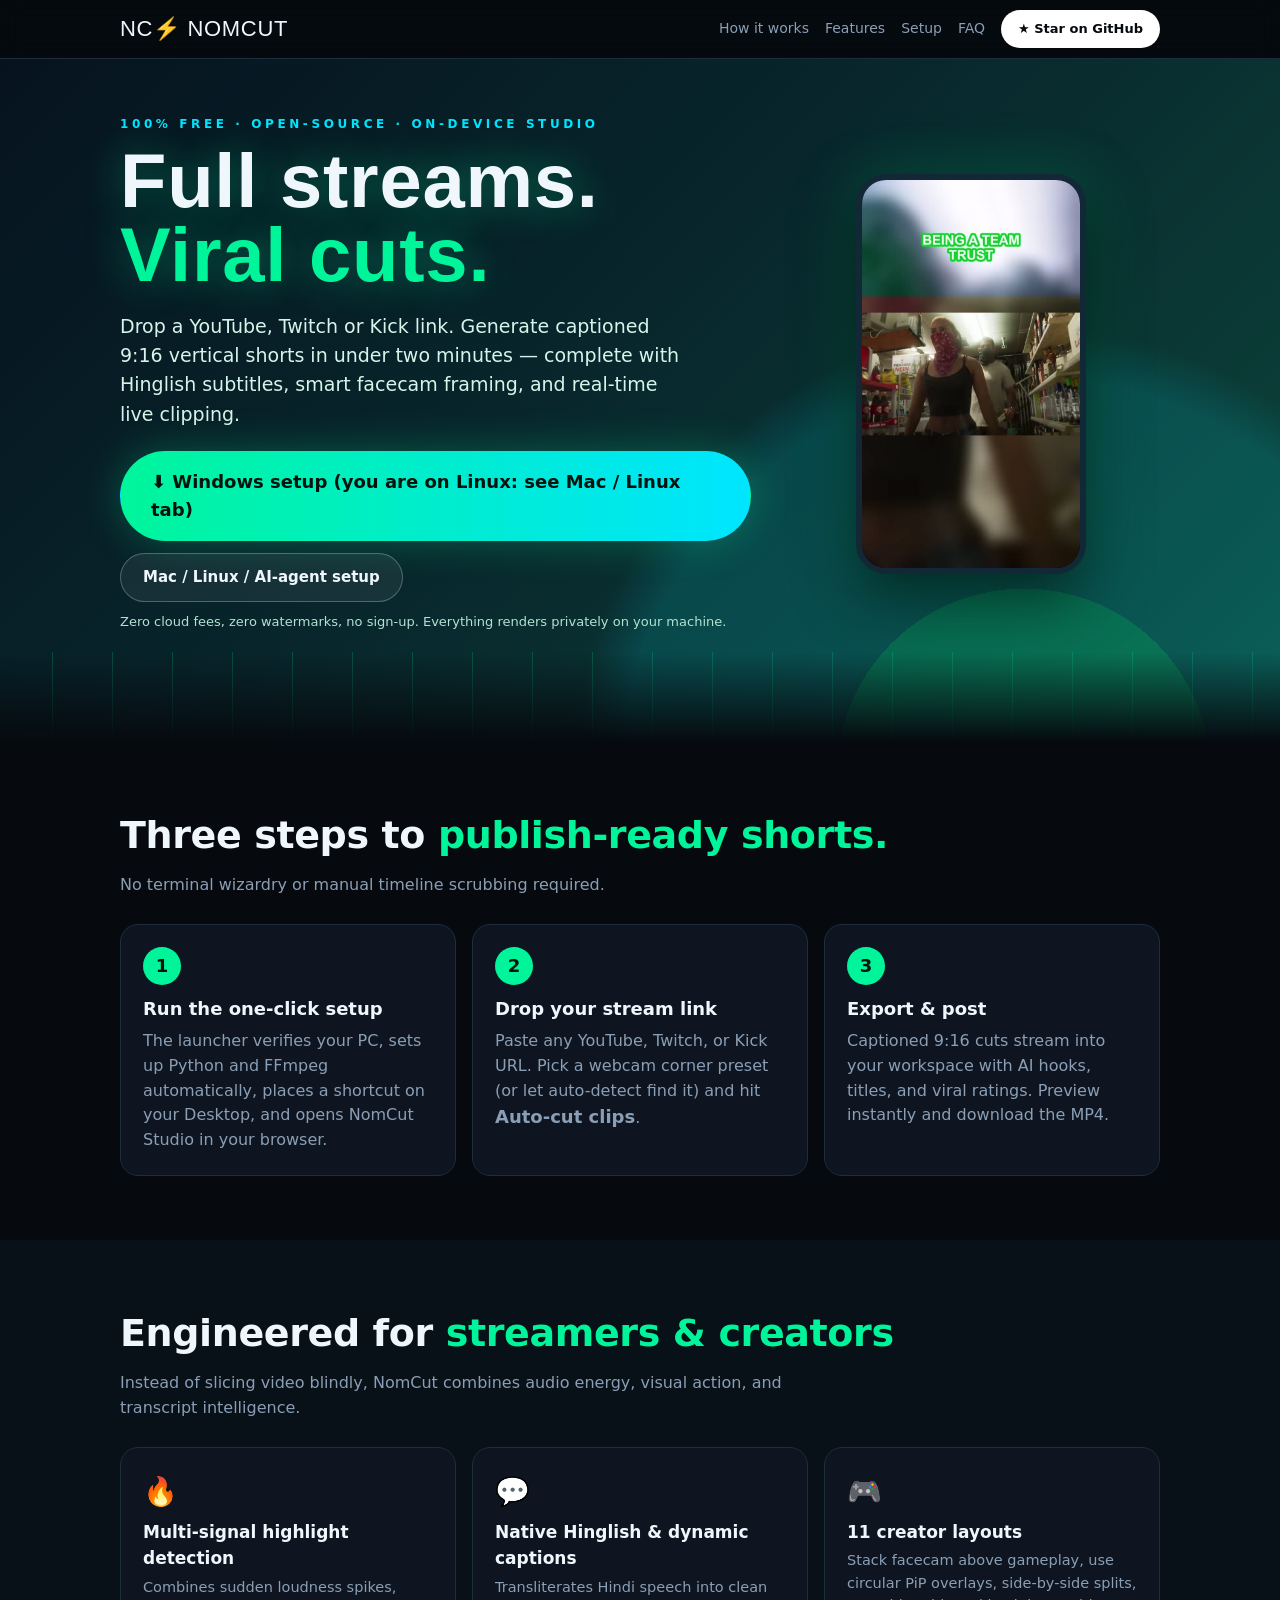
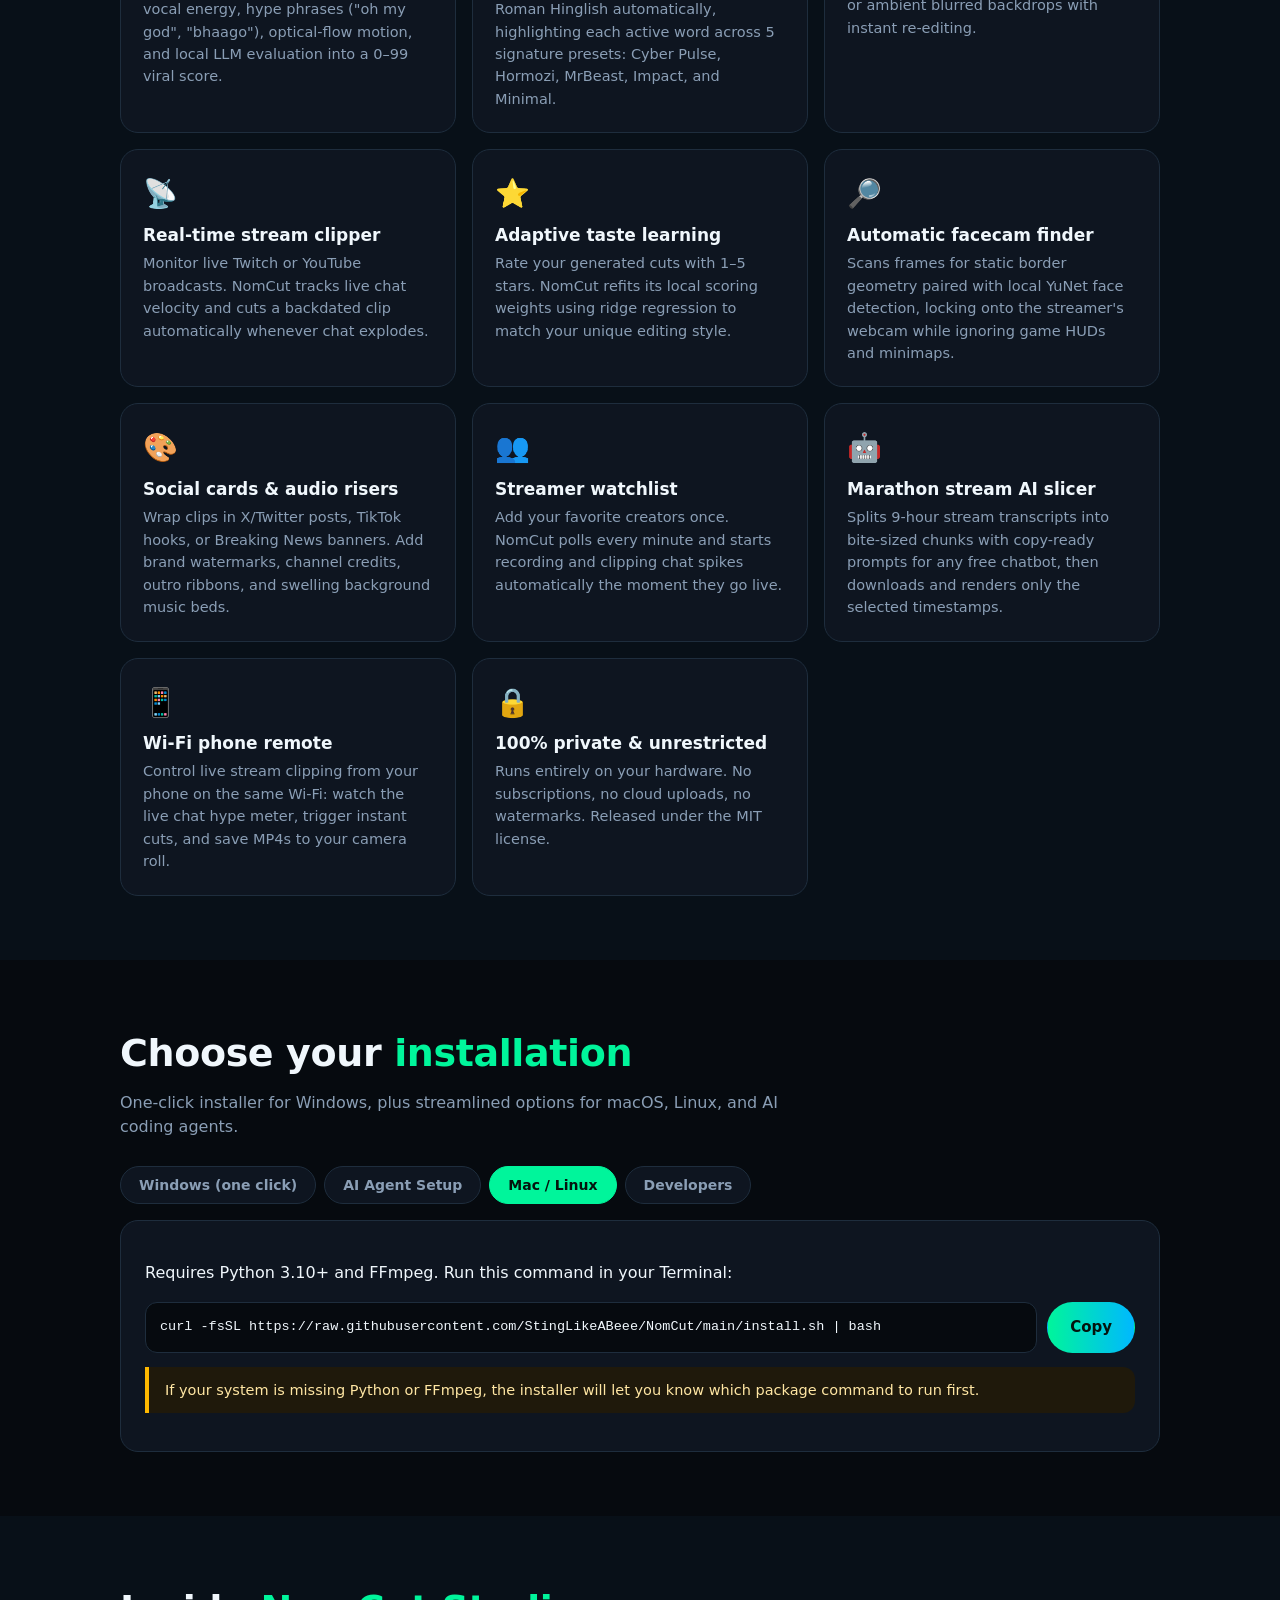
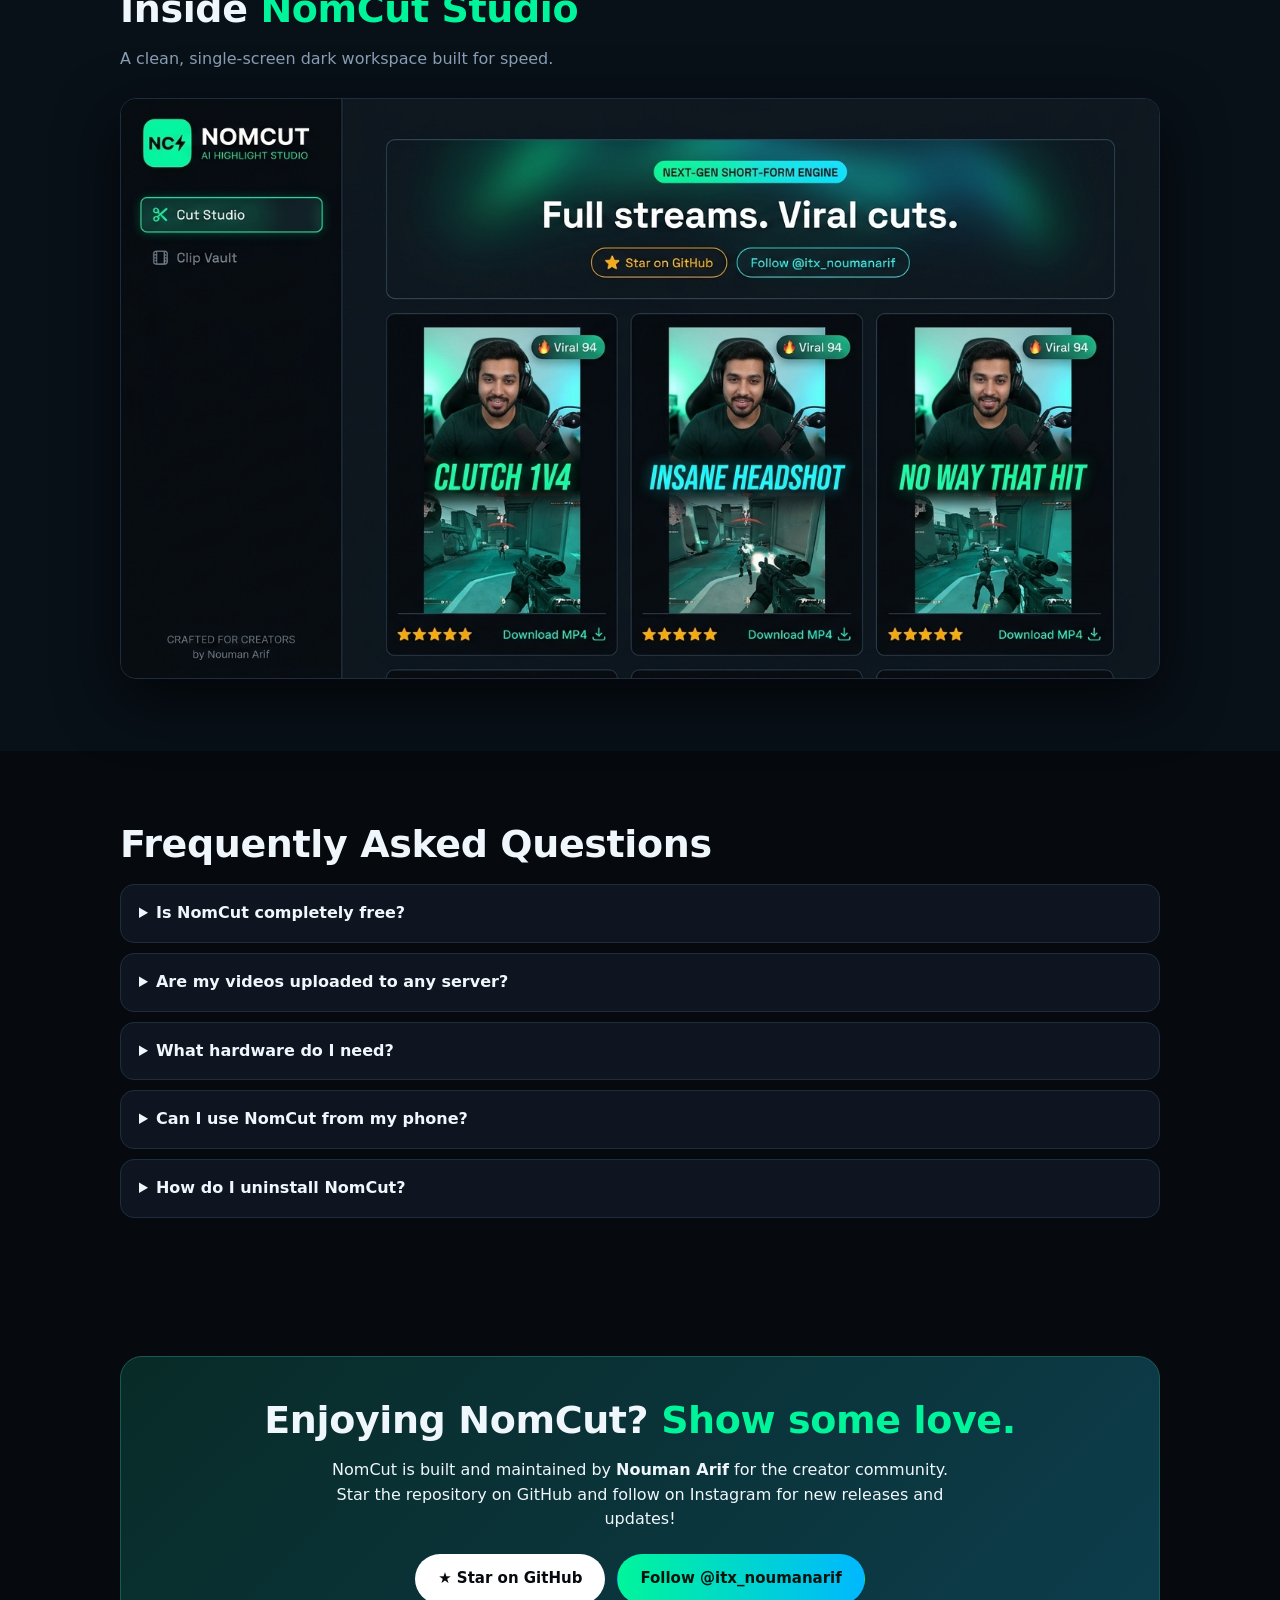
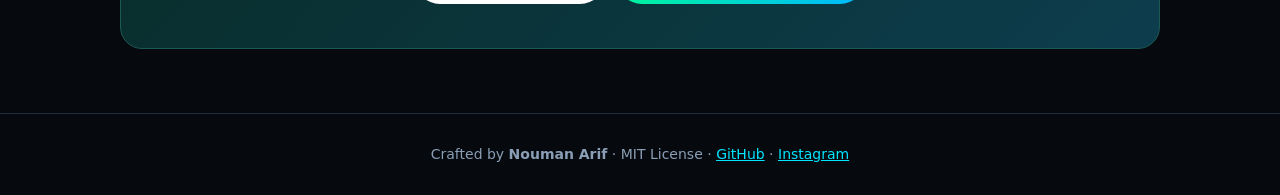
<file: docs/index.html>
<!doctype html>
<html lang="en">
<head>
<meta charset="utf-8">
<meta name="viewport" content="width=device-width, initial-scale=1">
<title>NomCut · AI Vertical Clip Studio for Streamers &amp; Creators</title>
<meta name="description" content="Drop a YouTube, Twitch or Kick link and generate captioned 9:16 vertical shorts in under two minutes. Free, open-source, 100% local on your PC. Hinglish subtitles, facecam framing, and real-time stream clipping.">
<meta property="og:title" content="NomCut: Full streams. Viral cuts.">
<meta property="og:description" content="Free and open-source AI clip studio by Nouman Arif. One-click Windows setup, Hinglish captions, 11 facecam layouts, live stream clipping, and adaptive scoring.">
<meta property="og:type" content="website">
<link rel="icon" href="data:image/svg+xml,%3Csvg xmlns='http://www.w3.org/2000/svg' viewBox='0 0 64 64'%3E%3Crect width='64' height='64' rx='14' fill='%23060a0f'/%3E%3Ctext x='7' y='45' font-family='Impact,Arial Black' font-size='32' fill='%2300f59b'%3ENC%3C/text%3E%3Cpath d='M48 16 L40 32 H52 L42 48' stroke='%2300e5ff' stroke-width='4.5' fill='none' stroke-linecap='round' stroke-linejoin='round'/%3E%3C/svg%3E">
<style>
:root{--bg:#060a0f;--panel:#0e1520;--line:#1e2d3d;--emerald:#00f59b;--cyan:#00e5ff;--amber:#ffb800;--white:#f0f7fc;--muted:#8a9eb5}
*{box-sizing:border-box}html{scroll-behavior:smooth}
body{margin:0;background:var(--bg);color:var(--white);font-family:"Segoe UI",system-ui,-apple-system,"Nirmala UI",sans-serif;line-height:1.55}
a{color:var(--cyan)}
.wrap{max-width:1080px;margin:0 auto;padding:0 20px}
nav{position:sticky;top:0;z-index:20;background:#060a0fe6;backdrop-filter:blur(10px);border-bottom:1px solid var(--line)}
nav .wrap{display:flex;align-items:center;gap:18px;height:58px}
.logo{font-family:Impact,"Arial Black",sans-serif;font-size:22px;letter-spacing:.03em;color:var(--white);text-decoration:none}.logo b{color:var(--emerald)}
nav .links{margin-left:auto;display:flex;gap:16px;align-items:center;font-size:14px}nav .links a{color:var(--muted);text-decoration:none}nav .links a:hover{color:var(--white)}
.btn{display:inline-flex;align-items:center;gap:8px;border-radius:999px;padding:12px 22px;font-weight:800;text-decoration:none;border:1px solid transparent;cursor:pointer;font-size:15px;font-family:inherit;transition:transform .15s}
.btn.main{background:linear-gradient(90deg,var(--emerald),var(--cyan));color:#04140d;font-size:18px;padding:16px 30px;box-shadow:0 0 40px #00f59b44}
.btn.emerald{background:linear-gradient(90deg,var(--emerald),#00b8ff);color:#04140d}
.btn.ghost{background:#ffffff10;border-color:#ffffff40;color:var(--white)}
.btn.white{background:#fff;color:#060a0f}
.btn:hover{transform:translateY(-2px)}
.hero{position:relative;overflow:hidden;background:radial-gradient(circle at 80% 105%,#00f59b44 0 15%,#00e5ff22 15% 32%,transparent 36%),linear-gradient(135deg,#06131f 0%,#08262c 45%,#0b3b36 80%,#0d4a3e 100%)}
.hero::after{content:"";position:absolute;left:-10%;right:-10%;bottom:0;height:90px;background:linear-gradient(#060a0f00,#060a0f),repeating-linear-gradient(90deg,#00f59b33 0 1px,transparent 1px 60px)}
.hero .wrap{display:grid;grid-template-columns:1.25fr .75fr;gap:30px;align-items:center;padding-top:56px;padding-bottom:110px;position:relative;z-index:1}
.kicker{letter-spacing:.3em;font-size:12px;font-weight:800;color:var(--cyan)}
h1{font-family:Impact,"Arial Black",sans-serif;font-size:clamp(40px,7vw,76px);line-height:.98;margin:10px 0 14px;letter-spacing:.01em;text-shadow:0 0 40px #00f59b66}h1 em{font-style:normal;color:var(--emerald)}
.sub{font-size:19px;max-width:560px;color:#d6f5ea}
.cta{display:flex;flex-wrap:wrap;gap:12px;margin:22px 0 10px}
.fine{font-size:13px;color:#b2e2d2}
.phone{justify-self:center;width:230px;border-radius:30px;border:6px solid #132836;box-shadow:0 20px 60px #000a,0 0 60px #00f59b44;overflow:hidden;background:#000}
.phone img,.phone video{display:block;width:100%}
section{padding:64px 0}
h2{font-size:clamp(26px,4vw,38px);margin:0 0 8px;letter-spacing:-.01em}h2 em{font-style:normal;color:var(--emerald)}
.lead{color:var(--muted);max-width:680px;margin:0 0 26px}
.steps{display:grid;grid-template-columns:repeat(3,1fr);gap:16px}
.step{background:var(--panel);border:1px solid var(--line);border-radius:18px;padding:22px}
.step .n{width:38px;height:38px;border-radius:50%;background:var(--emerald);color:#04140d;font-weight:900;display:flex;align-items:center;justify-content:center;margin-bottom:10px;font-size:18px}
.step b{font-size:18px}.step p{color:var(--muted);margin:6px 0 0}
.grid{display:grid;grid-template-columns:repeat(3,1fr);gap:16px}
.tile{background:var(--panel);border:1px solid var(--line);border-radius:18px;padding:22px}
.tile .ic{font-size:28px}.tile b{display:block;font-size:17px;margin:6px 0 4px}.tile p{margin:0;color:var(--muted);font-size:14.5px}
.tabs{display:flex;flex-wrap:wrap;gap:8px;margin-bottom:16px}
.tab{background:var(--panel);border:1px solid var(--line);color:var(--muted);padding:10px 18px;border-radius:999px;cursor:pointer;font-weight:700;font-family:inherit;font-size:14px}
.tab.on{background:var(--emerald);border-color:var(--emerald);color:#04140d}
.pane{display:none;background:var(--panel);border:1px solid var(--line);border-radius:18px;padding:24px}.pane.on{display:block}
.pane ol{padding-left:20px;margin:10px 0}.pane li{margin:6px 0}
code,pre{font-family:Consolas,monospace}pre{background:#060a0f;border:1px solid var(--line);border-radius:12px;padding:14px;overflow:auto;font-size:13.5px;margin:10px 0;white-space:pre-wrap;word-break:break-all}
.copy{display:flex;gap:10px;align-items:stretch;flex-wrap:wrap}.copy pre{flex:1;margin:0;min-width:240px}
.note{border-left:4px solid var(--amber);background:#1f190b;padding:12px 16px;border-radius:0 12px 12px 0;color:#ffe6a3;font-size:14.5px;margin:14px 0}
.shot{width:100%;border-radius:16px;border:1px solid var(--line);box-shadow:0 20px 60px #000a}
details{background:var(--panel);border:1px solid var(--line);border-radius:14px;padding:4px 18px;margin:10px 0}summary{cursor:pointer;font-weight:700;padding:12px 0}details p{color:var(--muted);margin:0 0 14px}
.support{background:linear-gradient(135deg,#082b27,#0d3d4d);border:1px solid #1b5954;border-radius:22px;padding:34px;text-align:center}
.support .cta{justify-content:center}
footer{border-top:1px solid var(--line);padding:30px 0;color:var(--muted);font-size:14px;text-align:center}
.os-note{display:none}
@media(max-width:820px){.hero .wrap{grid-template-columns:1fr;padding-bottom:90px}.phone{width:200px}.steps,.grid{grid-template-columns:1fr}nav .links a.hide-s{display:none}}
@media(prefers-reduced-motion:reduce){*{scroll-behavior:auto!important;transition:none!important}}
</style>
</head>
<body>

<nav><div class="wrap">
  <a class="logo" href="#">NC<b>⚡</b> NOMCUT</a>
  <div class="links">
    <a class="hide-s" href="#how">How it works</a><a class="hide-s" href="#features">Features</a><a class="hide-s" href="#setup">Setup</a><a class="hide-s" href="#faq">FAQ</a>
    <a class="btn white" style="padding:8px 16px;font-size:13px" href="https://github.com/StingLikeABeee/NomCut" target="_blank" rel="noopener">★ Star on GitHub</a>
  </div>
</div></nav>

<header class="hero"><div class="wrap">
  <div>
    <div class="kicker">100% FREE · OPEN-SOURCE · ON-DEVICE STUDIO</div>
    <h1>Full streams.<br><em>Viral cuts.</em></h1>
    <p class="sub">Drop a YouTube, Twitch or Kick link. Generate captioned 9:16 vertical shorts in under two minutes — complete with Hinglish subtitles, smart facecam framing, and real-time live clipping.</p>
    <div class="cta">
      <a class="btn main" id="dl" href="https://github.com/StingLikeABeee/NomCut/releases/latest/download/NomCut-Setup.bat">⬇ Download for Windows</a>
      <a class="btn ghost" href="#setup">Mac / Linux / AI-agent setup</a>
    </div>
    <div class="fine">Zero cloud fees, zero watermarks, no sign-up. Everything renders privately on your machine.</div>
    <div class="os-note note" id="mobile-note"><b>Browsing on mobile?</b> NomCut Studio runs on your computer. Open this page on your PC, or <a href="#" id="copy-link">copy this link</a> to send to your desktop.</div>
  </div>
  <div class="phone"><video src="demo.mp4" poster="demo-poster.jpg" autoplay loop muted playsinline preload="auto" aria-label="A NomCut vertical clip with hook banner and dynamic captions"></video></div>
</div></header>

<section id="how"><div class="wrap">
  <h2>Three steps to <em>publish-ready shorts.</em></h2>
  <p class="lead">No terminal wizardry or manual timeline scrubbing required.</p>
  <div class="steps">
    <div class="step"><div class="n">1</div><b>Run the one-click setup</b><p>The launcher verifies your PC, sets up Python and FFmpeg automatically, places a shortcut on your Desktop, and opens NomCut Studio in your browser.</p></div>
    <div class="step"><div class="n">2</div><b>Drop your stream link</b><p>Paste any YouTube, Twitch, or Kick URL. Pick a webcam corner preset (or let auto-detect find it) and hit <b>Auto-cut clips</b>.</p></div>
    <div class="step"><div class="n">3</div><b>Export &amp; post</b><p>Captioned 9:16 cuts stream into your workspace with AI hooks, titles, and viral ratings. Preview instantly and download the MP4.</p></div>
  </div>
</div></section>

<section id="features" style="background:#081018"><div class="wrap">
  <h2>Engineered for <em>streamers &amp; creators</em></h2>
  <p class="lead">Instead of slicing video blindly, NomCut combines audio energy, visual action, and transcript intelligence.</p>
  <div class="grid">
    <div class="tile"><div class="ic">🔥</div><b>Multi-signal highlight detection</b><p>Combines sudden loudness spikes, vocal energy, hype phrases ("oh my god", "bhaago"), optical-flow motion, and local LLM evaluation into a 0–99 viral score.</p></div>
    <div class="tile"><div class="ic">💬</div><b>Native Hinglish &amp; dynamic captions</b><p>Transliterates Hindi speech into clean Roman Hinglish automatically, highlighting each active word across 5 signature presets: Cyber Pulse, Hormozi, MrBeast, Impact, and Minimal.</p></div>
    <div class="tile"><div class="ic">🎮</div><b>11 creator layouts</b><p>Stack facecam above gameplay, use circular PiP overlays, side-by-side splits, or ambient blurred backdrops with instant re-editing.</p></div>
    <div class="tile"><div class="ic">📡</div><b>Real-time stream clipper</b><p>Monitor live Twitch or YouTube broadcasts. NomCut tracks live chat velocity and cuts a backdated clip automatically whenever chat explodes.</p></div>
    <div class="tile"><div class="ic">⭐</div><b>Adaptive taste learning</b><p>Rate your generated cuts with 1–5 stars. NomCut refits its local scoring weights using ridge regression to match your unique editing style.</p></div>
    <div class="tile"><div class="ic">🔎</div><b>Automatic facecam finder</b><p>Scans frames for static border geometry paired with local YuNet face detection, locking onto the streamer's webcam while ignoring game HUDs and minimaps.</p></div>
    <div class="tile"><div class="ic">🎨</div><b>Social cards &amp; audio risers</b><p>Wrap clips in X/Twitter posts, TikTok hooks, or Breaking News banners. Add brand watermarks, channel credits, outro ribbons, and swelling background music beds.</p></div>
    <div class="tile"><div class="ic">👥</div><b>Streamer watchlist</b><p>Add your favorite creators once. NomCut polls every minute and starts recording and clipping chat spikes automatically the moment they go live.</p></div>
    <div class="tile"><div class="ic">🤖</div><b>Marathon stream AI slicer</b><p>Splits 9-hour stream transcripts into bite-sized chunks with copy-ready prompts for any free chatbot, then downloads and renders only the selected timestamps.</p></div>
    <div class="tile"><div class="ic">📱</div><b>Wi-Fi phone remote</b><p>Control live stream clipping from your phone on the same Wi-Fi: watch the live chat hype meter, trigger instant cuts, and save MP4s to your camera roll.</p></div>
    <div class="tile"><div class="ic">🔒</div><b>100% private &amp; unrestricted</b><p>Runs entirely on your hardware. No subscriptions, no cloud uploads, no watermarks. Released under the MIT license.</p></div>
  </div>
</div></section>

<section id="setup"><div class="wrap">
  <h2>Choose your <em>installation</em></h2>
  <p class="lead">One-click installer for Windows, plus streamlined options for macOS, Linux, and AI coding agents.</p>
  <div class="tabs" role="tablist">
    <button class="tab on" data-p="win">Windows (one click)</button>
    <button class="tab" data-p="ai">AI Agent Setup</button>
    <button class="tab" data-p="mac">Mac / Linux</button>
    <button class="tab" data-p="dev">Developers</button>
  </div>

  <div class="pane on" id="p-win">
    <a class="btn main" href="https://github.com/StingLikeABeee/NomCut/releases/latest/download/NomCut-Setup.bat">⬇ Download NomCut-Setup.bat</a>
    <ol>
      <li>Double-click the downloaded file. If Windows SmartScreen appears, click <b>More info → Run anyway</b> (the script is plain text and can be inspected in Notepad).</li>
      <li>It verifies your environment and installs Python 3.12 and FFmpeg automatically without requiring admin privileges.</li>
      <li>Choose whether to enable optional GPU acceleration and local Ollama AI titles, then NomCut Studio opens in your browser.</li>
      <li>Launch anytime from the <b>NomCut</b> shortcut on your Desktop.</li>
    </ol>
    <div class="note">Everything installs cleanly inside <code>%LOCALAPPDATA%\NomCut</code>. Delete that folder anytime to uninstall.</div>
  </div>

  <div class="pane" id="p-ai">
    <p>Want your AI coding assistant (Claude Code, Codex, Antigravity, or Cursor) to set everything up for you? Copy the setup prompt below and paste it directly into your agent.</p>
    <button class="btn emerald" id="copy-prompt">📋 Copy AI setup prompt</button>
    <span id="copy-prompt-msg" style="margin-left:10px;color:var(--emerald)"></span>
    <p style="margin-top:14px"><a href="NOMCUT-AGENT-SETUP-PROMPT.txt" target="_blank" rel="noopener">Open the prompt as a text file</a></p>
  </div>

  <div class="pane" id="p-mac">
    <p>Requires Python 3.10+ and FFmpeg. Run this command in your Terminal:</p>
    <div class="copy"><pre id="mac-cmd">curl -fsSL https://raw.githubusercontent.com/StingLikeABeee/NomCut/main/install.sh | bash</pre><button class="btn emerald" data-copy="mac-cmd">Copy</button></div>
    <div class="note">If your system is missing Python or FFmpeg, the installer will let you know which package command to run first.</div>
  </div>

  <div class="pane" id="p-dev">
    <pre>git clone https://github.com/StingLikeABeee/NomCut
cd NomCut
./run.ps1     # Windows
./run.sh      # Mac / Linux</pre>
    <p>Then visit <code>http://127.0.0.1:8770</code>. Full source code and documentation: <a href="https://github.com/StingLikeABeee/NomCut" target="_blank" rel="noopener">github.com/StingLikeABeee/NomCut</a>.</p>
  </div>
</div></section>

<section style="background:#081018"><div class="wrap">
  <h2>Inside <em>NomCut Studio</em></h2>
  <p class="lead">A clean, single-screen dark workspace built for speed.</p>
  <img class="shot" src="nomcut-ui.jpg" alt="NomCut Studio showing generated vertical clips">
</div></section>

<section id="faq"><div class="wrap">
  <h2>Frequently Asked Questions</h2>
  <details><summary>Is NomCut completely free?</summary><p>Yes. NomCut is 100% free and open-source under the MIT License. There are no subscriptions, no hidden tiers, and no watermarks.</p></details>
  <details><summary>Are my videos uploaded to any server?</summary><p>Never. All downloading, speech recognition, highlight scoring, and video rendering happen locally on your own computer.</p></details>
  <details><summary>What hardware do I need?</summary><p>A 64-bit Windows 10/11 PC (or macOS/Linux machine) with at least 6 GB of free disk space. An NVIDIA GPU speeds up encoding and local Whisper transcription, but CPU mode works out of the box.</p></details>
  <details><summary>Can I use NomCut from my phone?</summary><p>Yes! When you launch NomCut using the <b>NomCut (phone access)</b> shortcut, you can connect your phone over your home Wi-Fi using a 6-digit PIN to monitor live streams, trigger instant cuts, and download clips.</p></details>
  <details><summary>How do I uninstall NomCut?</summary><p>Simply delete the <code>%LOCALAPPDATA%\NomCut</code> folder and remove the Desktop shortcuts.</p></details>
</div></section>

<section><div class="wrap">
  <div class="support">
    <h2>Enjoying NomCut? <em>Show some love.</em></h2>
    <p style="max-width:620px;margin:0 auto 6px">NomCut is built and maintained by <b>Nouman Arif</b> for the creator community. Star the repository on GitHub and follow on Instagram for new releases and updates!</p>
    <div class="cta">
      <a class="btn white" href="https://github.com/StingLikeABeee/NomCut" target="_blank" rel="noopener">★ Star on GitHub</a>
      <a class="btn emerald" href="https://www.instagram.com/itx_noumanarif/" target="_blank" rel="noopener">Follow @itx_noumanarif</a>
    </div>
  </div>
</div></section>

<footer><div class="wrap">Crafted by <b>Nouman Arif</b> · MIT License · <a href="https://github.com/StingLikeABeee/NomCut" target="_blank" rel="noopener">GitHub</a> · <a href="https://www.instagram.com/itx_noumanarif/" target="_blank" rel="noopener">Instagram</a></div></footer>

<script>
(function(){
  // tabs
  document.querySelectorAll('.tab').forEach(function(t){t.onclick=function(){
    document.querySelectorAll('.tab').forEach(function(x){x.classList.toggle('on',x===t)});
    document.querySelectorAll('.pane').forEach(function(p){p.classList.toggle('on',p.id==='p-'+t.dataset.p)});
  };});
  // copy buttons
  document.querySelectorAll('[data-copy]').forEach(function(b){b.onclick=function(){
    var txt=document.getElementById(b.dataset.copy).textContent;
    navigator.clipboard.writeText(txt).then(function(){var o=b.textContent;b.textContent='Copied ✓';setTimeout(function(){b.textContent=o},1500)});
  };});
  // copy the agent prompt (loaded from the same site so it always matches the repo)
  var cp=document.getElementById('copy-prompt'),msg=document.getElementById('copy-prompt-msg');
  if(cp)cp.onclick=function(){
    fetch('NOMCUT-AGENT-SETUP-PROMPT.txt').then(function(r){if(!r.ok)throw 0;return r.text()}).then(function(t){
      return navigator.clipboard.writeText(t).then(function(){msg.textContent='Copied ✓ now paste it into your AI agent'});
    }).catch(function(){msg.textContent='Could not copy. Use "Open the prompt as a text file" below.';msg.style.color='#ffb800'});
  };
  // phone and non-Windows hints
  var ua=navigator.userAgent||'',mobile=/Android|iPhone|iPad|iPod/i.test(ua),mac=/Macintosh|Mac OS X/i.test(ua)&&!mobile,linux=/Linux|X11/i.test(ua)&&!mobile&&!/Windows/i.test(ua);
  if(mobile){document.getElementById('mobile-note').style.display='block';
    var c=document.getElementById('copy-link');if(c)c.onclick=function(e){e.preventDefault();navigator.clipboard&&navigator.clipboard.writeText(location.href);c.textContent='link copied ✓'};}
  if(mac||linux){var dl=document.getElementById('dl');dl.textContent='⬇ Windows setup (you are on '+(mac?'Mac':'Linux')+': see Mac / Linux tab)';dl.href='#setup';
    document.querySelector('[data-p="mac"]').click();}
})();
</script>
</body>
</html>
</file>
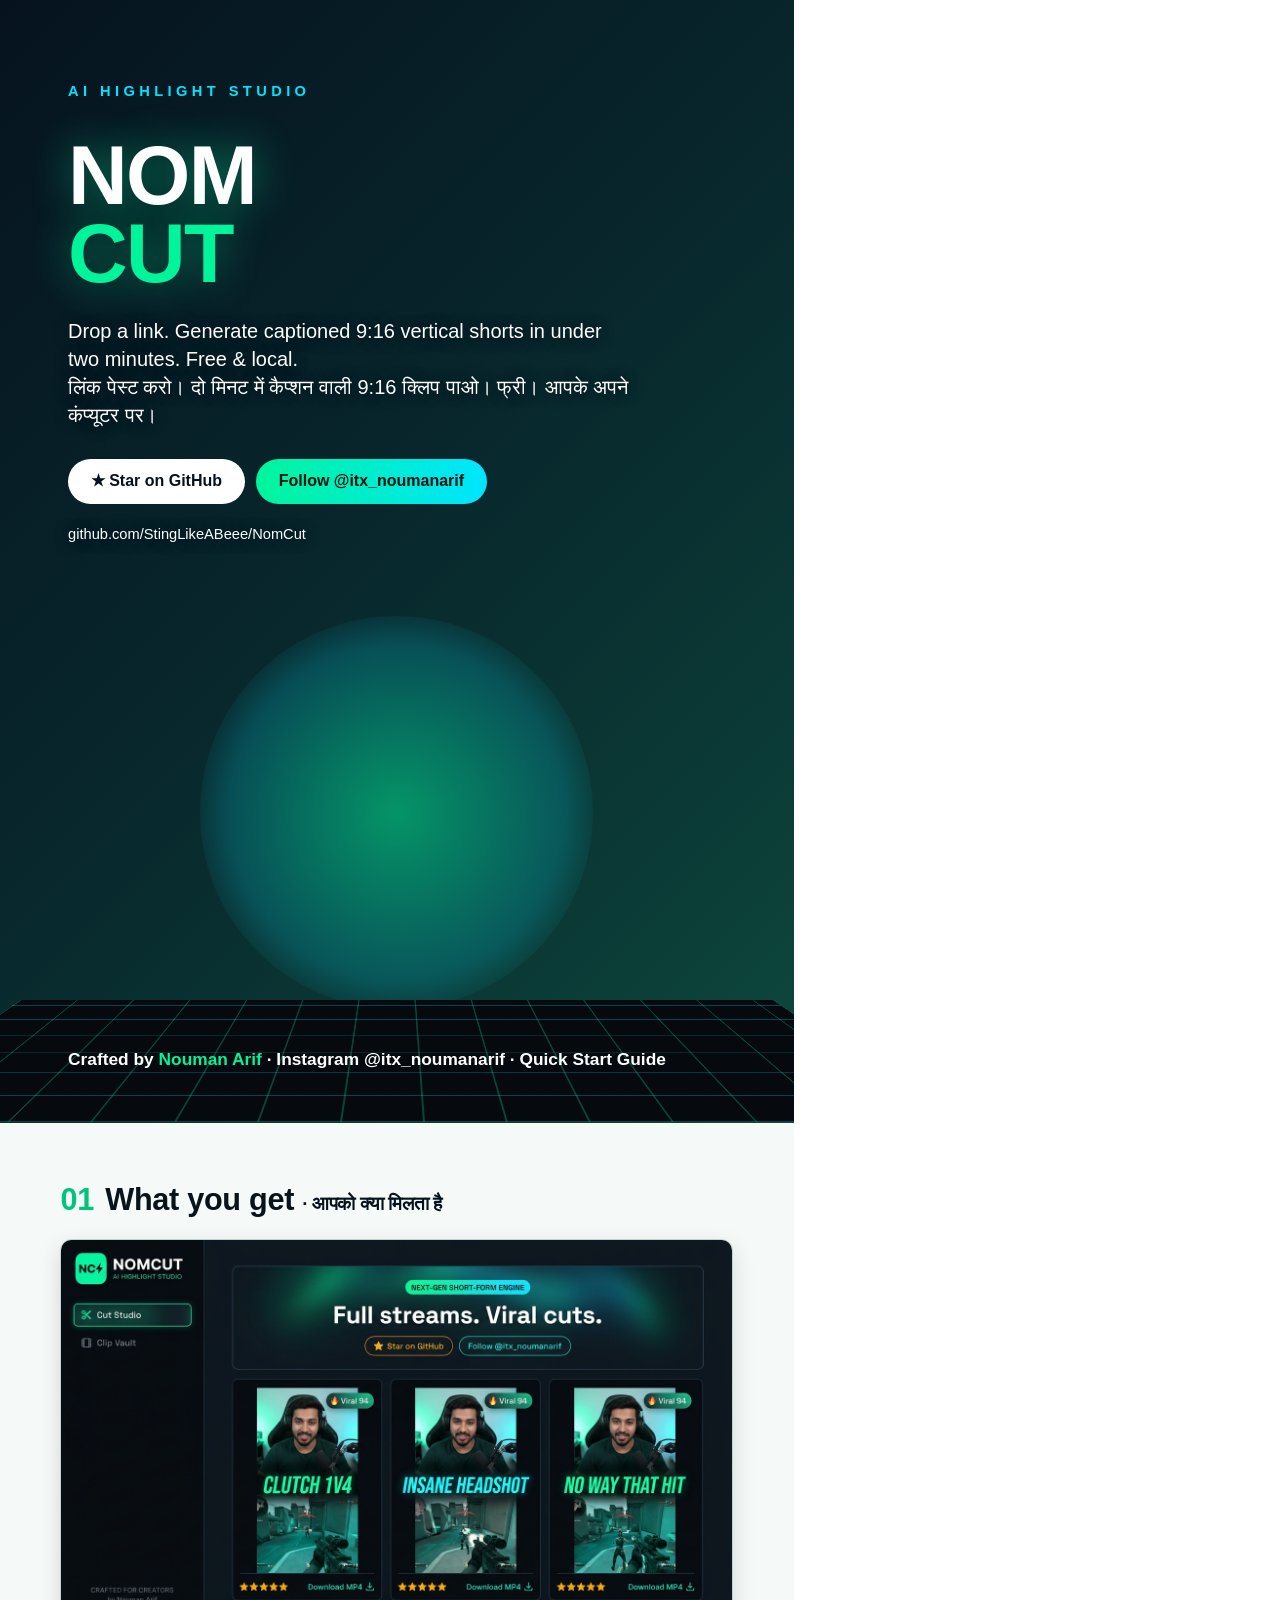
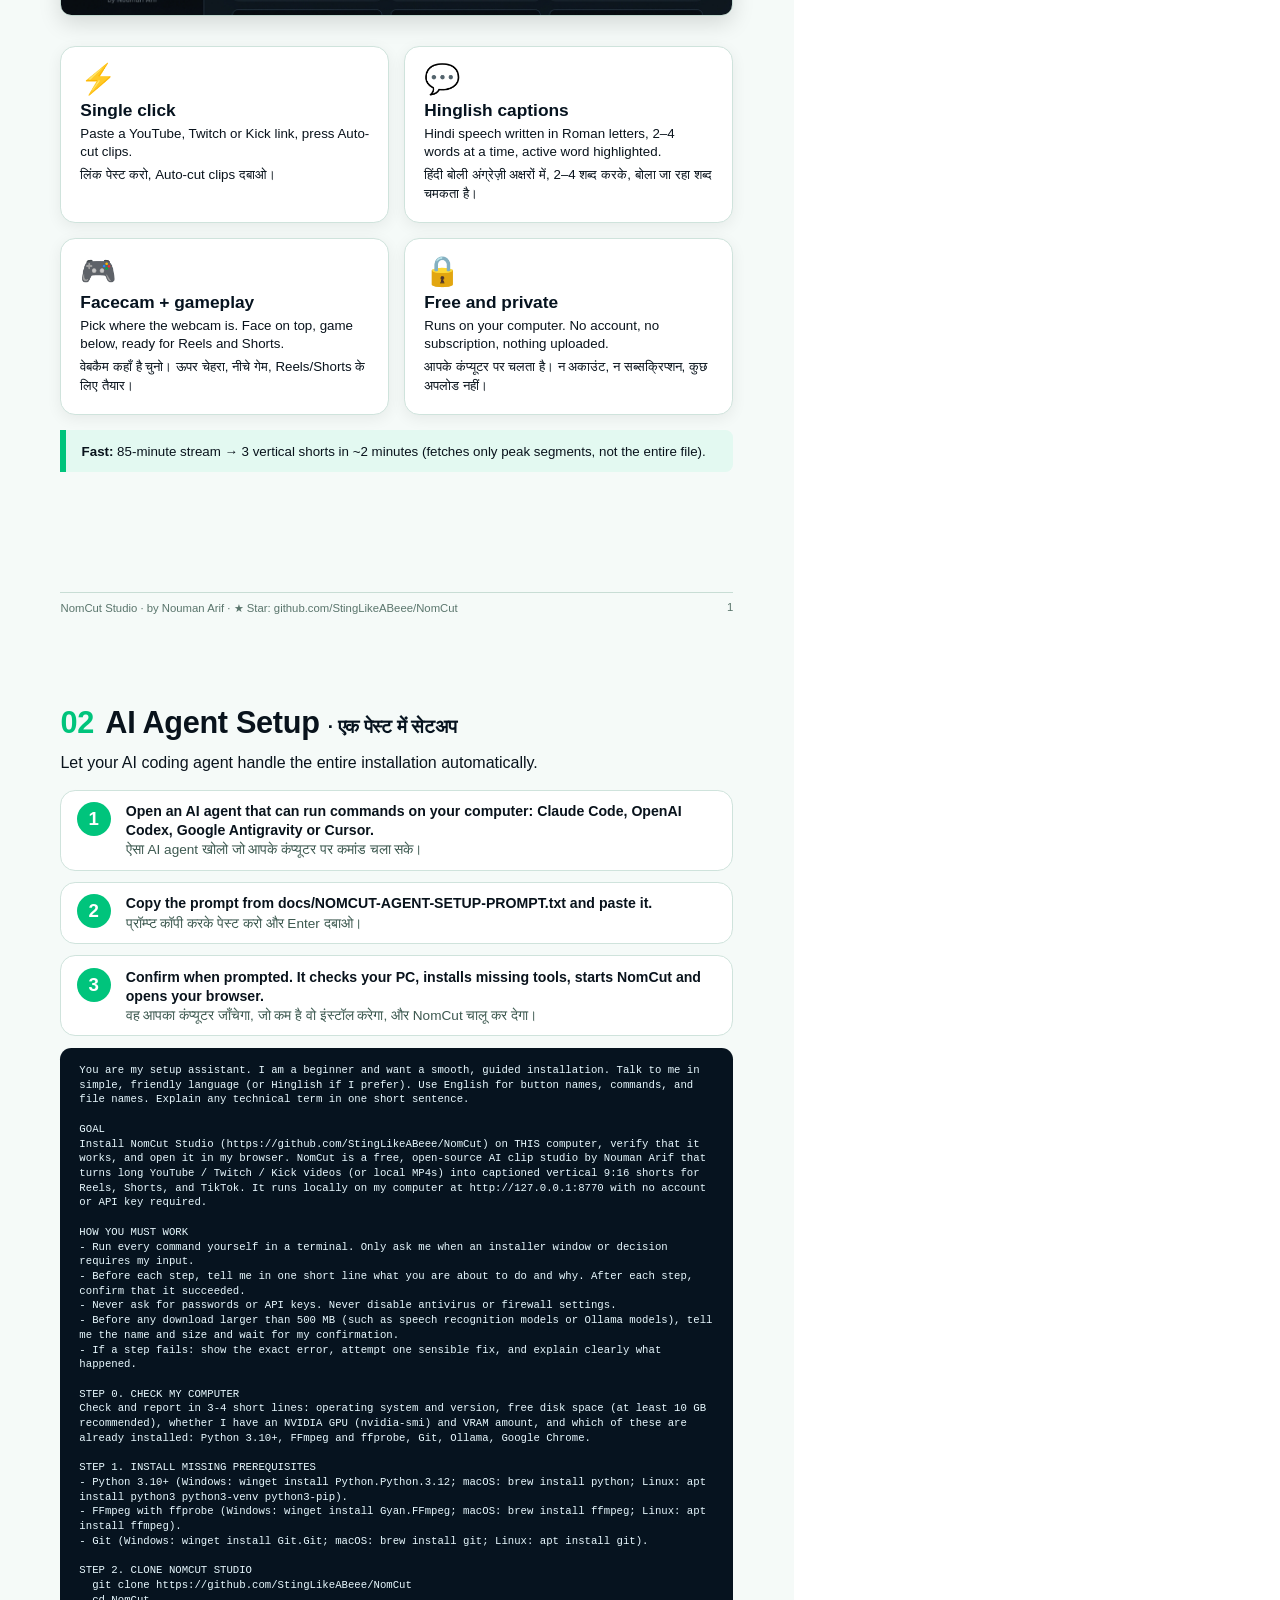
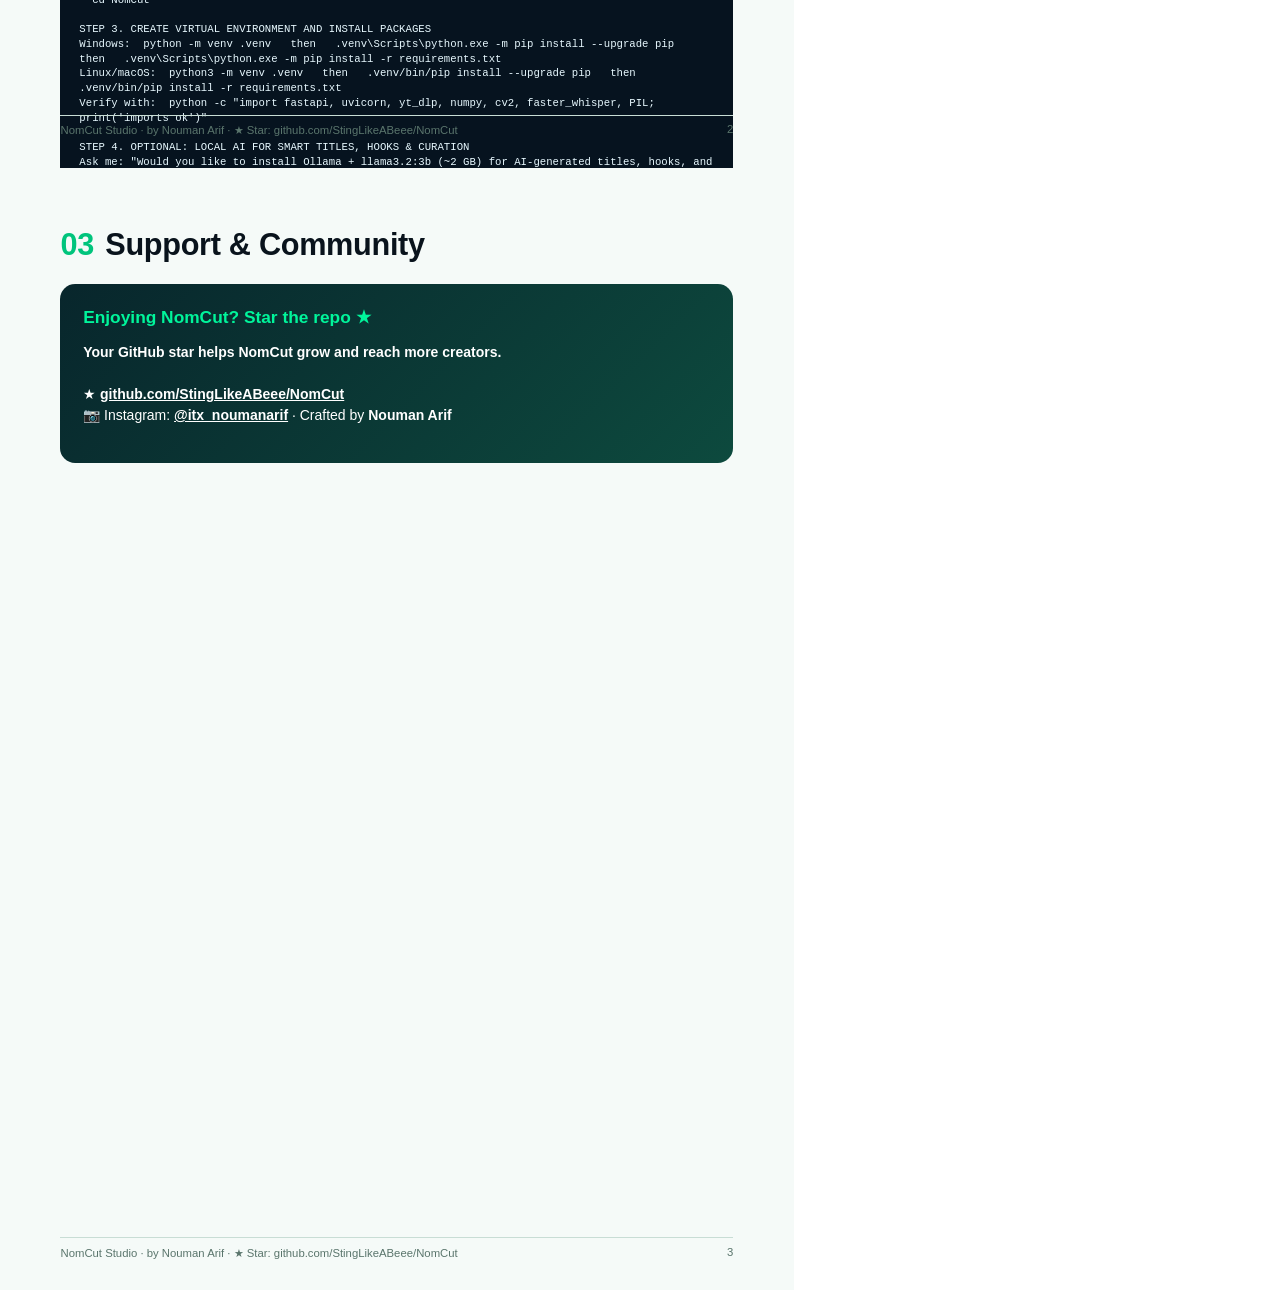
<file: docs/guide/guide.html>
<!doctype html>
<html lang="en"><head><meta charset="utf-8"><title>NomCut Studio Guide</title>
<style>@page{size:A4;margin:0}
:root{--ink:#09131c;--paper:#f5faf8;--emerald:#00c47c;--amber:#ffb800;--cyan:#00b8d4;--dark:#06131f}
*{box-sizing:border-box}
html{font-family:"Segoe UI","Nirmala UI","Mangal",sans-serif;color:var(--ink)}
body{margin:0;background:#fff}
.page{width:210mm;height:297mm;position:relative;overflow:hidden;page-break-after:always;background:var(--paper);padding:16mm 16mm 16mm}
.page.cover{padding:0;background:linear-gradient(135deg,#06131f 0%,#08262c 45%,#0b3b36 80%,#0d4a3e 100%);color:#fff}
.cover .sun{position:absolute;left:50%;bottom:30mm;width:104mm;height:104mm;margin-left:-52mm;border-radius:50%;background:radial-gradient(circle,#00f59b88 0%,#00e5ff33 60%,transparent 75%);opacity:.95}
.cover .grid{position:absolute;left:-20%;right:-20%;bottom:0;height:90mm;background:#060a0f;background-image:repeating-linear-gradient(90deg,#00f59b44 0 2px,transparent 2px 22mm),repeating-linear-gradient(0deg,#00e5ff44 0 2px,transparent 2px 14mm);transform:perspective(160mm) rotateX(58deg);transform-origin:bottom}
.cover .txt{position:absolute;left:18mm;right:18mm;top:22mm;z-index:2}
.kicker{letter-spacing:.3em;font-size:11pt;font-weight:700;color:#00e5ff}
.cover h1{font-size:62pt;line-height:.95;margin:10mm 0 6mm;font-weight:900;letter-spacing:-.02em;text-shadow:0 0 40px #00f59b77}
.cover h1 em{font-style:normal;color:#00f59b}
.cover p{font-size:15pt;max-width:150mm;line-height:1.4;text-shadow:0 1px 14px #06131f}
.cover .by{position:absolute;left:18mm;bottom:14mm;z-index:2;font-weight:700;font-size:13pt}
.cover .by span{color:#00f59b}
.chip{display:inline-block;background:#fff;color:#06131f;border-radius:99px;padding:3mm 6mm;font-weight:800;font-size:12pt;margin-right:3mm;text-shadow:none}
.chip.ig{background:linear-gradient(90deg,#00f59b,#00e5ff);color:#04140d}
h2{font-size:23pt;margin:0 0 3mm;font-weight:900;letter-spacing:-.01em;line-height:1.1}
h2 .n{color:var(--emerald);margin-right:3mm}
h3{font-size:13pt;margin:5mm 0 1.5mm;color:var(--dark)}
p,li{font-size:10.5pt;line-height:1.5}
ul,ol{padding-left:6mm;margin:2mm 0}
code{background:#06131f;color:#80ffdb;border-radius:3px;padding:.3mm 1.6mm;font-family:Consolas,monospace;font-size:9.5pt}
pre{background:#06131f;color:#e8f9ff;padding:4mm 5mm;border-radius:3mm;font-family:Consolas,monospace;font-size:10pt;line-height:1.5;margin:3mm 0;white-space:pre-wrap}
pre.pr{font-size:8pt;line-height:1.38}
.shot{border:1px solid #bfd6ce;border-radius:3mm;box-shadow:0 2mm 6mm #0002;margin:3mm 0;max-width:100%}
.note{border-left:1.6mm solid var(--emerald);background:#e3f9f1;padding:3mm 4mm;border-radius:0 2mm 2mm 0;font-size:10pt;line-height:1.45;margin:3mm 0}
.warn{border-left-color:var(--amber);background:#fff8e6}
table{border-collapse:collapse;width:100%;margin:3mm 0;font-size:10pt}
td,th{border:1px solid #c8ddd5;padding:2mm 3mm;text-align:left;vertical-align:top}
th{background:#06131f;color:#fff}
.foot{position:absolute;left:16mm;right:16mm;bottom:8mm;font-size:8.5pt;color:#5a756c;display:flex;justify-content:space-between;border-top:1px solid #c8ddd5;padding-top:2mm}
.cta{background:linear-gradient(135deg,#08262c,#0d4a3e);color:#fff;border-radius:4mm;padding:6mm;margin-top:6mm}
.cta h3{color:#00f59b;margin-top:0}
.cta a{color:#fff;font-weight:800}
.hi{font-family:"Nirmala UI","Mangal","Segoe UI",sans-serif}
.hi p,.hi li{line-height:1.7}
.cols{display:grid;grid-template-columns:1fr 1fr;gap:6mm}
.lg{display:inline-block;background:var(--emerald);color:#fff;font-size:7.5pt;font-weight:800;border-radius:2mm;padding:.4mm 2mm;margin-right:2mm}
.sub{font-size:14pt;font-weight:700;color:var(--dark)}
.lead{font-size:12pt;margin:2mm 0 4mm}
.tiles{display:grid;grid-template-columns:1fr 1fr;gap:4mm;margin:4mm 0}
.tile{background:#fff;border:1px solid #cfe3dc;border-radius:4mm;padding:4mm 5mm;box-shadow:0 1mm 4mm #0001}
.tile .ic{font-size:22pt}
.tile b{display:block;font-size:13pt;margin:1mm 0;color:var(--dark)}
.tile p{margin:0 0 1mm;font-size:10pt;line-height:1.4}
.tiles.small .tile{padding:3mm 4mm}
.tiles.small .tile p{font-size:9.2pt}
.tiles.small .ic{font-size:17pt}
.steps{display:grid;gap:3mm;margin:3mm 0}
.stp{display:flex;gap:4mm;align-items:flex-start;background:#fff;border:1px solid #cfe3dc;border-radius:4mm;padding:3mm 4mm}
.stp .num{flex:none;width:9mm;height:9mm;border-radius:50%;background:var(--emerald);color:#fff;font-weight:900;font-size:14pt;display:flex;align-items:center;justify-content:center}
.stp b{font-size:10.6pt;line-height:1.35;display:block}
.stp .hi{font-size:10.2pt;color:#3d5950;margin-top:.6mm}
</style></head><body>
<section class="page cover"><div class="sun"></div><div class="grid"></div>
<div class="txt"><div class="kicker">AI HIGHLIGHT STUDIO</div><h1>NOM<br><em>CUT</em></h1>
<p>Drop a link. Generate captioned 9:16 vertical shorts in under two minutes. Free &amp; local.<br><span class="hi">लिंक पेस्ट करो। दो मिनट में कैप्शन वाली 9:16 क्लिप पाओ। फ्री। आपके अपने कंप्यूटर पर।</span></p>
<p style="margin-top:8mm"><span class="chip">★ Star on GitHub</span><span class="chip ig">Follow @itx_noumanarif</span></p><p style="font-size:11pt">github.com/StingLikeABeee/NomCut</p></div>
<div class="by">Crafted by <span>Nouman Arif</span> · Instagram @itx_noumanarif · Quick Start Guide</div></section>
<section class="page"><h2><span class="n">01</span>What you get <span class="hi sub">· आपको क्या मिलता है</span></h2>
<img class="shot" src="home.jpg" style="width:100%">
<div class="tiles">
<div class="tile"><div class="ic">⚡</div><b>Single click</b><p>Paste a YouTube, Twitch or Kick link, press Auto-cut clips.</p><p class="hi">लिंक पेस्ट करो, Auto-cut clips दबाओ।</p></div>
<div class="tile"><div class="ic">💬</div><b>Hinglish captions</b><p>Hindi speech written in Roman letters, 2–4 words at a time, active word highlighted.</p><p class="hi">हिंदी बोली अंग्रेज़ी अक्षरों में, 2–4 शब्द करके, बोला जा रहा शब्द चमकता है।</p></div>
<div class="tile"><div class="ic">🎮</div><b>Facecam + gameplay</b><p>Pick where the webcam is. Face on top, game below, ready for Reels and Shorts.</p><p class="hi">वेबकैम कहाँ है चुनो। ऊपर चेहरा, नीचे गेम, Reels/Shorts के लिए तैयार।</p></div>
<div class="tile"><div class="ic">🔒</div><b>Free and private</b><p>Runs on your computer. No account, no subscription, nothing uploaded.</p><p class="hi">आपके कंप्यूटर पर चलता है। न अकाउंट, न सब्सक्रिप्शन, कुछ अपलोड नहीं।</p></div>
</div>
<div class="note"><b>Fast:</b> 85-minute stream → 3 vertical shorts in ~2 minutes (fetches only peak segments, not the entire file).</div>
<div class="foot"><span>NomCut Studio · by Nouman Arif · ★ Star: github.com/StingLikeABeee/NomCut</span><span>1</span></div></section>
<section class="page"><h2><span class="n">02</span>AI Agent Setup <span class="hi sub">· एक पेस्ट में सेटअप</span></h2>
<p class="lead">Let your AI coding agent handle the entire installation automatically.</p>
<div class="steps">
<div class="stp"><div class="num">1</div><div><b>Open an AI agent that can run commands on your computer: Claude Code, OpenAI Codex, Google Antigravity or Cursor.</b><div class="hi">ऐसा AI agent खोलो जो आपके कंप्यूटर पर कमांड चला सके।</div></div></div>
<div class="stp"><div class="num">2</div><div><b>Copy the prompt from docs/NOMCUT-AGENT-SETUP-PROMPT.txt and paste it.</b><div class="hi">प्रॉम्प्ट कॉपी करके पेस्ट करो और Enter दबाओ।</div></div></div>
<div class="stp"><div class="num">3</div><div><b>Confirm when prompted. It checks your PC, installs missing tools, starts NomCut and opens your browser.</b><div class="hi">वह आपका कंप्यूटर जाँचेगा, जो कम है वो इंस्टॉल करेगा, और NomCut चालू कर देगा।</div></div></div>
</div>
<pre class="pr">You are my setup assistant. I am a beginner and want a smooth, guided installation. Talk to me in simple, friendly language (or Hinglish if I prefer). Use English for button names, commands, and file names. Explain any technical term in one short sentence.

GOAL
Install NomCut Studio (https://github.com/StingLikeABeee/NomCut) on THIS computer, verify that it works, and open it in my browser. NomCut is a free, open-source AI clip studio by Nouman Arif that turns long YouTube / Twitch / Kick videos (or local MP4s) into captioned vertical 9:16 shorts for Reels, Shorts, and TikTok. It runs locally on my computer at http://127.0.0.1:8770 with no account or API key required.

HOW YOU MUST WORK
- Run every command yourself in a terminal. Only ask me when an installer window or decision requires my input.
- Before each step, tell me in one short line what you are about to do and why. After each step, confirm that it succeeded.
- Never ask for passwords or API keys. Never disable antivirus or firewall settings.
- Before any download larger than 500 MB (such as speech recognition models or Ollama models), tell me the name and size and wait for my confirmation.
- If a step fails: show the exact error, attempt one sensible fix, and explain clearly what happened.

STEP 0. CHECK MY COMPUTER
Check and report in 3-4 short lines: operating system and version, free disk space (at least 10 GB recommended), whether I have an NVIDIA GPU (nvidia-smi) and VRAM amount, and which of these are already installed: Python 3.10+, FFmpeg and ffprobe, Git, Ollama, Google Chrome.

STEP 1. INSTALL MISSING PREREQUISITES
- Python 3.10+ (Windows: winget install Python.Python.3.12; macOS: brew install python; Linux: apt install python3 python3-venv python3-pip).
- FFmpeg with ffprobe (Windows: winget install Gyan.FFmpeg; macOS: brew install ffmpeg; Linux: apt install ffmpeg).
- Git (Windows: winget install Git.Git; macOS: brew install git; Linux: apt install git).

STEP 2. CLONE NOMCUT STUDIO
  git clone https://github.com/StingLikeABeee/NomCut
  cd NomCut

STEP 3. CREATE VIRTUAL ENVIRONMENT AND INSTALL PACKAGES
Windows:  python -m venv .venv   then   .venv\Scripts\python.exe -m pip install --upgrade pip   then   .venv\Scripts\python.exe -m pip install -r requirements.txt
Linux/macOS:  python3 -m venv .venv   then   .venv/bin/pip install --upgrade pip   then   .venv/bin/pip install -r requirements.txt
Verify with:  python -c &quot;import fastapi, uvicorn, yt_dlp, numpy, cv2, faster_whisper, PIL; print(&#x27;imports ok&#x27;)&quot;

STEP 4. OPTIONAL: LOCAL AI FOR SMART TITLES, HOOKS &amp; CURATION
Ask me: &quot;Would you like to install Ollama + llama3.2:3b (~2 GB) for AI-generated titles, hooks, and smarter moment ranking?&quot; If yes: install Ollama from https://ollama.com, ensure it is running at http://127.0.0.1:11434, and run: ollama pull llama3.2:3b. If no, skip it — NomCut still works using audio and motion activity scoring.

STEP 5. OPTIONAL: NVIDIA GPU ACCELERATION (if NVIDIA GPU detected)
Install CUDA libraries into the virtual environment: pip install nvidia-cublas-cu12 &quot;nvidia-cudnn-cu12==9.*&quot;. This accelerates local speech recognition for videos without YouTube captions. (Set NOMCUT_CPU=1 to force CPU mode if needed.)

STEP 6. START NOMCUT STUDIO AND OPEN IN BROWSER
Start the server in the background: Windows: powershell -ExecutionPolicy Bypass -File run.ps1 (or .venv\Scripts\python.exe app.py); Linux/macOS: ./run.sh. If port 8770 is busy, set NOMCUT_PORT=8771. Verify that http://127.0.0.1:8770/healthz returns {&quot;ok&quot;:true,...} and open http://127.0.0.1:8770 in my browser.

STEP 7. QUICK WORKFLOW GUIDE
Give me a quick summary of how to use NomCut Studio:
1. Where NomCut is installed and how to launch it next time (run.ps1 on Windows or ./run.sh on Mac/Linux).
2. How to create clips in 3 steps: (1) Paste a YouTube/Twitch/Kick link or upload an MP4, (2) Choose a facecam position preset or draw custom regions in Step 03, (3) Click &quot;Auto-cut clips&quot; and download the finished MP4s.
3. Remind me once that if NomCut saves me time, I can star https://github.com/StingLikeABeee/NomCut on GitHub and follow @itx_noumanarif on Instagram (https://www.instagram.com/itx_noumanarif/).</pre>
<div class="foot"><span>NomCut Studio · by Nouman Arif · ★ Star: github.com/StingLikeABeee/NomCut</span><span>2</span></div></section>
<section class="page"><h2><span class="n">03</span>Support &amp; Community</h2>
<div class="cta"><h3>Enjoying NomCut? Star the repo ★</h3>
<p><b>Your GitHub star helps NomCut grow and reach more creators.</b><br><br>
★ <a href="https://github.com/StingLikeABeee/NomCut">github.com/StingLikeABeee/NomCut</a><br>📷 Instagram: <a href="https://www.instagram.com/itx_noumanarif/">@itx_noumanarif</a> · Crafted by <b>Nouman Arif</b></p></div>
<div class="foot"><span>NomCut Studio · by Nouman Arif · ★ Star: github.com/StingLikeABeee/NomCut</span><span>3</span></div></section>
</body></html>
</file>
